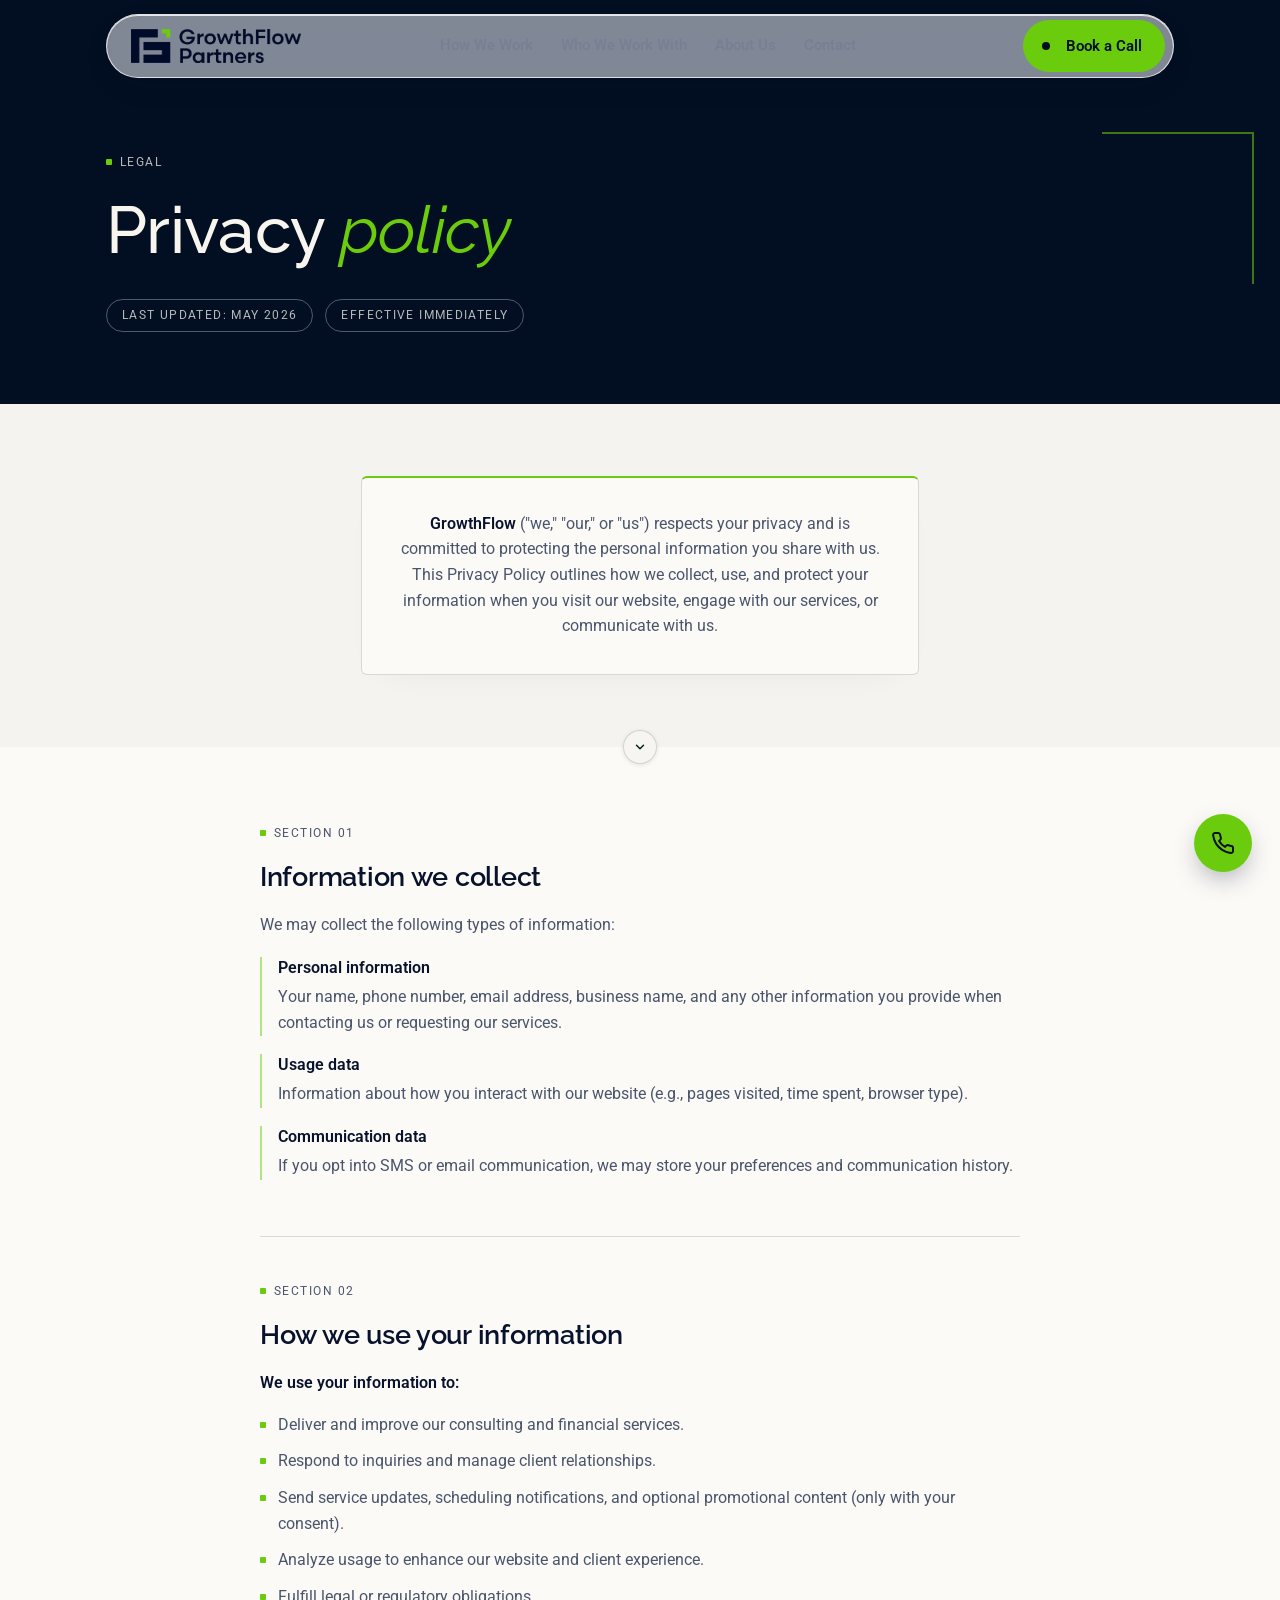
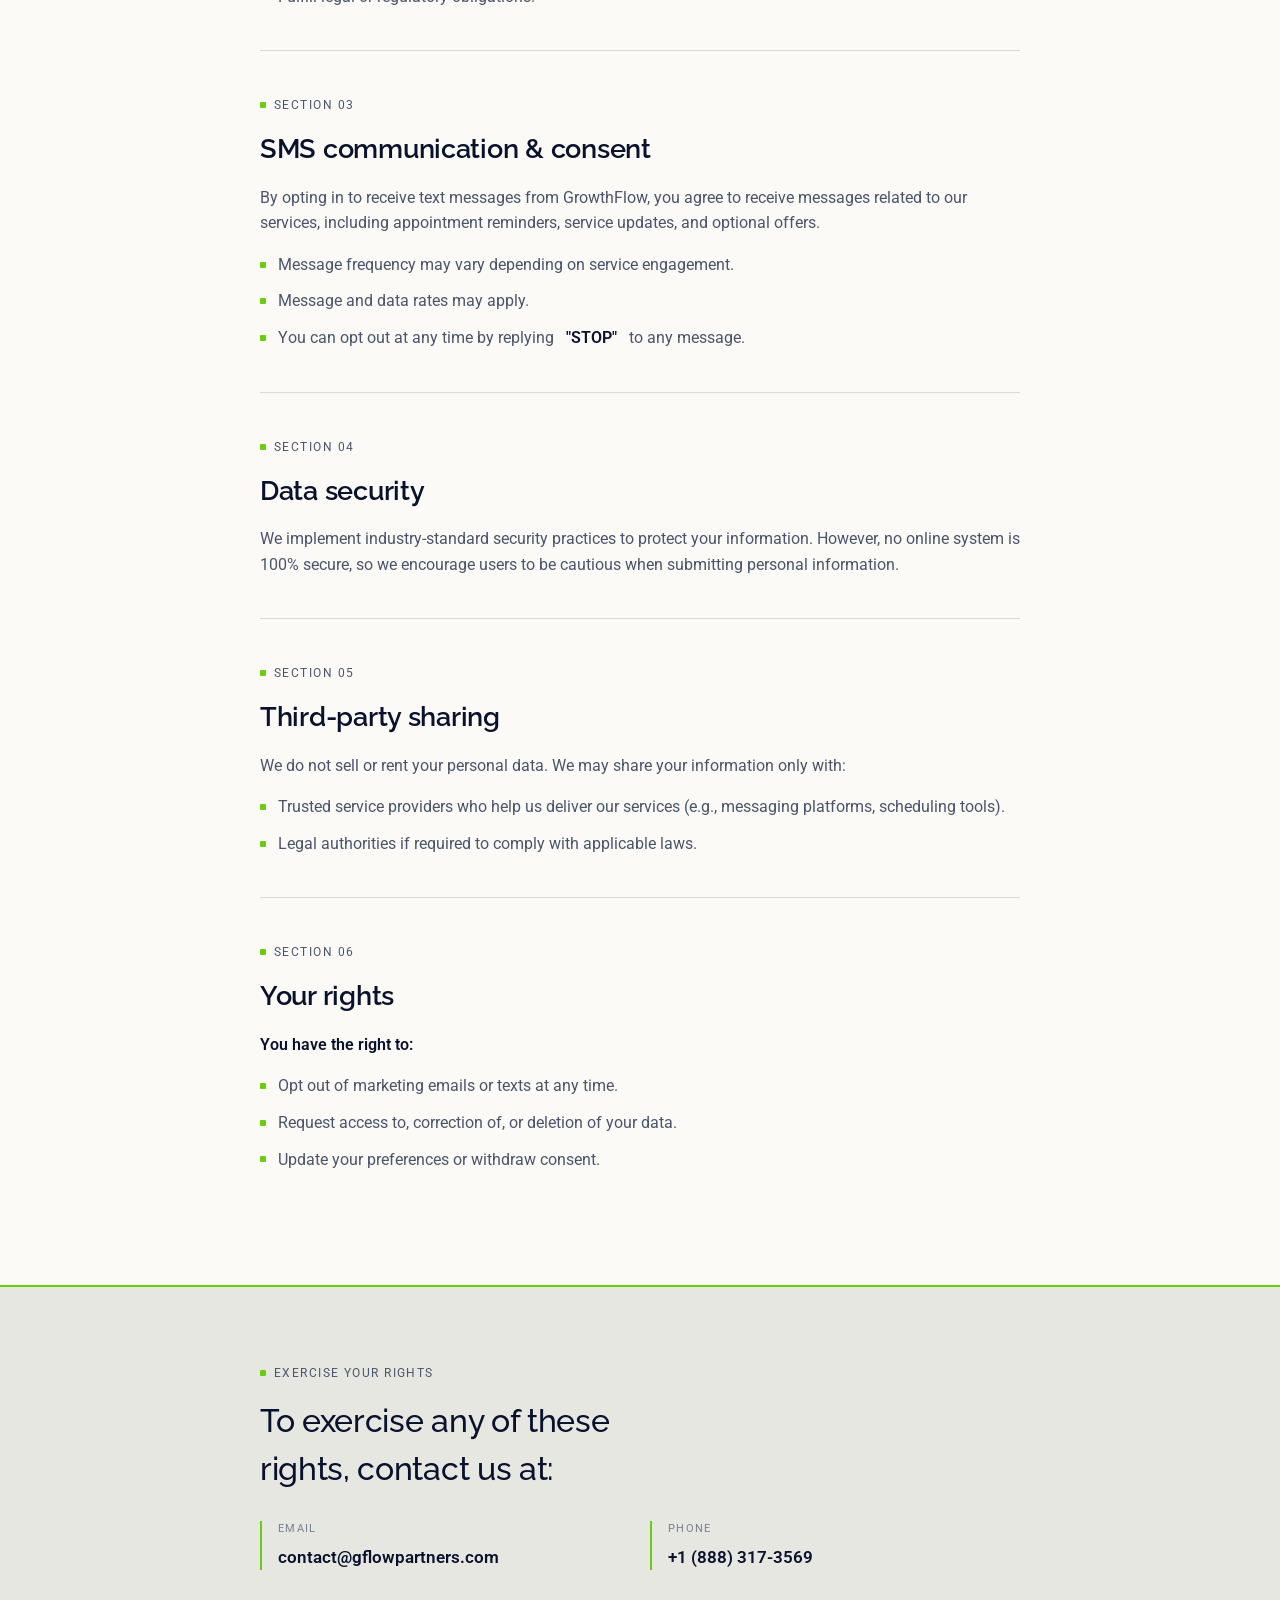
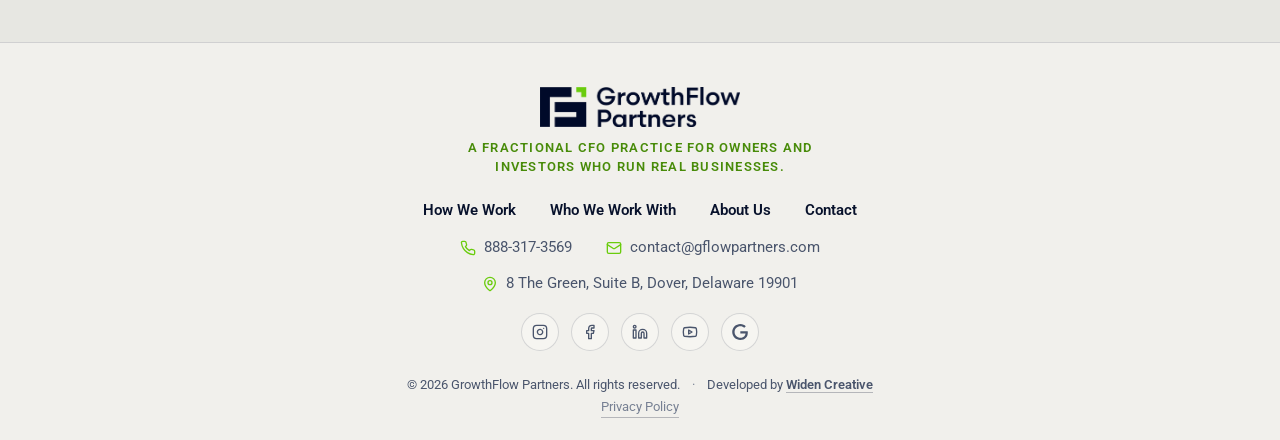
<file: privacy.html>
<!doctype html>
<html lang="en">
<head>
  <meta charset="utf-8">
  <meta name="viewport" content="width=device-width, initial-scale=1">
  <title>Privacy Policy — GrowthFlow Partners</title>
  <meta name="description" content="How GrowthFlow Partners collects, uses, and protects the personal information you share with us.">
  <link rel="preconnect" href="https://fonts.googleapis.com">
  <link rel="preconnect" href="https://fonts.gstatic.com" crossorigin>
  <link href="https://fonts.googleapis.com/css2?family=Raleway:ital,wght@0,400;0,500;0,600;0,700;0,800;1,400;1,500;1,600&family=Roboto:wght@400;500;700&display=swap" rel="stylesheet">
  <link rel="stylesheet" href="assets/lenis.css">
  <link rel="stylesheet" href="assets/styles.css">
</head>
<body>
<header class="site">
  <div class="wrap">
   <div class="header-pill">
    <a href="index.html" class="logo">
      <img class="logo-img" src="assets/logo.png" alt="GrowthFlow Partners" />
    </a>
    <nav class="primary" aria-label="Primary">
      <a href="index.html#how-we-work">How We Work</a>
      <a href="index.html#who-we-work-with">Who We Work With</a>
      <a href="index.html#about-sam">About Us</a>
      <a href="#footer">Contact</a>
    </nav>
    <div class="header-actions">
      <a class="btn btn-primary" href="index.html#contact"><span class="btn-label">Book a Call</span><span class="btn-hover" aria-hidden="true"><span>Book a Call</span><svg viewBox="0 0 24 24" fill="none" stroke="currentColor" stroke-width="2" stroke-linecap="round" stroke-linejoin="round" aria-hidden="true"><path d="M5 12h14"/><path d="m12 5 7 7-7 7"/></svg></span><span class="btn-dot" aria-hidden="true"></span></a>
      <button class="menu-btn" id="menuBtn" aria-expanded="false" aria-controls="mobileNav" aria-label="Abrir menu">
        <span></span>
      </button>
    </div>
   </div>
   <nav class="mobile-nav" id="mobileNav" aria-label="Mobile">
    <a href="index.html#how-we-work">How We Work</a>
    <a href="index.html#who-we-work-with">Who We Work With</a>
    <a href="index.html#about-sam">About Us</a>
    <a href="#footer">Contact</a>
    <a class="mobile-nav-cta" href="index.html#contact">Book a CFO Strategy Call</a>
  </nav>
  </div>
</header>

<main id="top">

  <!-- ABERTURA -->
  <section class="legal-hero">
    <div class="wrap">
      <div class="eyebrow">Legal</div>
      <h1>Privacy <em>policy</em></h1>
      <div class="legal-meta">
        <span>Last updated: May 2026</span>
        <span>Effective immediately</span>
      </div>
    </div>
  </section>

  <!-- INTRO -->
  <section class="legal-intro">
    <div class="wrap">
      <p class="legal-intro-card reveal">
        <strong>GrowthFlow</strong> ("we," "our," or "us") respects your privacy and is committed to protecting the personal information you share with us. This Privacy Policy outlines how we collect, use, and protect your information when you visit our website, engage with our services, or communicate with us.
      </p>
    </div>
  </section>

  <!-- CORPO -->
  <section class="legal-body">
    <a class="section-arrow" href="#footer" aria-label="Scroll to next section"><svg viewBox="0 0 24 24" fill="none" stroke="currentColor" stroke-width="2.5" stroke-linecap="round" stroke-linejoin="round" aria-hidden="true"><path d="m6 9 6 6 6-6"/></svg></a>
    <div class="wrap">
      <div class="legal-doc">

        <article class="legal-block reveal">
          <div class="eyebrow">Section 01</div>
          <h2>Information we collect</h2>
          <p>We may collect the following types of information:</p>
          <dl class="legal-defs">
            <div>
              <dt>Personal information</dt>
              <dd>Your name, phone number, email address, business name, and any other information you provide when contacting us or requesting our services.</dd>
            </div>
            <div>
              <dt>Usage data</dt>
              <dd>Information about how you interact with our website (e.g., pages visited, time spent, browser type).</dd>
            </div>
            <div>
              <dt>Communication data</dt>
              <dd>If you opt into SMS or email communication, we may store your preferences and communication history.</dd>
            </div>
          </dl>
        </article>

        <article class="legal-block reveal">
          <div class="eyebrow">Section 02</div>
          <h2>How we use your information</h2>
          <p class="legal-lead">We use your information to:</p>
          <ul class="legal-list">
            <li>Deliver and improve our consulting and financial services.</li>
            <li>Respond to inquiries and manage client relationships.</li>
            <li>Send service updates, scheduling notifications, and optional promotional content (only with your consent).</li>
            <li>Analyze usage to enhance our website and client experience.</li>
            <li>Fulfill legal or regulatory obligations.</li>
          </ul>
        </article>

        <article class="legal-block reveal">
          <div class="eyebrow">Section 03</div>
          <h2>SMS communication &amp; consent</h2>
          <p>By opting in to receive text messages from GrowthFlow, you agree to receive messages related to our services, including appointment reminders, service updates, and optional offers.</p>
          <ul class="legal-list">
            <li>Message frequency may vary depending on service engagement.</li>
            <li>Message and data rates may apply.</li>
            <li>You can opt out at any time by replying <strong>"STOP"</strong> to any message.</li>
          </ul>
        </article>

        <article class="legal-block reveal">
          <div class="eyebrow">Section 04</div>
          <h2>Data security</h2>
          <p>We implement industry-standard security practices to protect your information. However, no online system is 100% secure, so we encourage users to be cautious when submitting personal information.</p>
        </article>

        <article class="legal-block reveal">
          <div class="eyebrow">Section 05</div>
          <h2>Third-party sharing</h2>
          <p>We do not sell or rent your personal data. We may share your information only with:</p>
          <ul class="legal-list">
            <li>Trusted service providers who help us deliver our services (e.g., messaging platforms, scheduling tools).</li>
            <li>Legal authorities if required to comply with applicable laws.</li>
          </ul>
        </article>

        <article class="legal-block reveal">
          <div class="eyebrow">Section 06</div>
          <h2>Your rights</h2>
          <p class="legal-lead">You have the right to:</p>
          <ul class="legal-list">
            <li>Opt out of marketing emails or texts at any time.</li>
            <li>Request access to, correction of, or deletion of your data.</li>
            <li>Update your preferences or withdraw consent.</li>
          </ul>
        </article>

      </div>
    </div>
  </section>

  <!-- EXERCER DIREITOS -->
  <section class="legal-contact">
    <div class="wrap">
      <div class="legal-contact-inner reveal">
        <div class="eyebrow">Exercise your rights</div>
        <h2>To exercise any of these rights, contact us at:</h2>
        <div class="legal-contact-grid">
          <div class="legal-contact-item">
            <div class="legal-label">Email</div>
            <a href="mailto:contact@gflowpartners.com">contact@gflowpartners.com</a>
          </div>
          <div class="legal-contact-item">
            <div class="legal-label">Phone</div>
            <a href="tel:+18883173569">+1 (888) 317-3569</a>
          </div>
        </div>
      </div>
    </div>
  </section>
</main>

<footer class="site" id="footer">
  <div class="wrap footer-inner">
    <a href="index.html" class="logo footer-logo">
      <img class="logo-img" src="assets/logo.png" alt="GrowthFlow Partners" />
    </a>
    <p class="footer-tagline">A fractional CFO practice for owners and investors who run real businesses.</p>
    <nav class="footer-nav" aria-label="Footer">
      <a href="index.html#how-we-work">How We Work</a>
      <a href="index.html#who-we-work-with">Who We Work With</a>
      <a href="index.html#about-sam">About Us</a>
      <a href="index.html#contact">Contact</a>
    </nav>
    <div class="footer-contact">
      <a href="tel:+18883173569"><svg viewBox="0 0 24 24" fill="none" stroke="currentColor" stroke-width="2" stroke-linecap="round" stroke-linejoin="round" aria-hidden="true"><path d="M22 16.92v3a2 2 0 0 1-2.18 2 19.79 19.79 0 0 1-8.63-3.07 19.5 19.5 0 0 1-6-6 19.79 19.79 0 0 1-3.07-8.67A2 2 0 0 1 4.11 2h3a2 2 0 0 1 2 1.72c.127.96.361 1.903.7 2.81a2 2 0 0 1-.45 2.11L8.09 9.91a16 16 0 0 0 6 6l1.27-1.27a2 2 0 0 1 2.11-.45c.907.339 1.85.573 2.81.7A2 2 0 0 1 22 16.92z"/></svg>888-317-3569</a>
      <a href="mailto:contact@gflowpartners.com"><svg viewBox="0 0 24 24" fill="none" stroke="currentColor" stroke-width="2" stroke-linecap="round" stroke-linejoin="round" aria-hidden="true"><rect width="20" height="16" x="2" y="4" rx="2"/><path d="m22 7-8.97 5.7a1.94 1.94 0 0 1-2.06 0L2 7"/></svg>contact@gflowpartners.com</a>
    </div>
    <p class="footer-address"><svg viewBox="0 0 24 24" fill="none" stroke="currentColor" stroke-width="2" stroke-linecap="round" stroke-linejoin="round" aria-hidden="true"><path d="M20 10c0 4.993-5.539 10.193-7.399 11.799a1 1 0 0 1-1.202 0C9.539 20.193 4 14.993 4 10a8 8 0 0 1 16 0"/><circle cx="12" cy="10" r="3"/></svg>8 The Green, Suite B, Dover, Delaware 19901</p>
    <div class="footer-social">
      <a href="https://www.instagram.com/gflowpartners/" aria-label="Instagram" target="_blank" rel="noopener"><svg viewBox="0 0 24 24" fill="none" stroke="currentColor" stroke-width="2" stroke-linecap="round" stroke-linejoin="round" aria-hidden="true"><rect width="20" height="20" x="2" y="2" rx="5" ry="5"/><path d="M16 11.37A4 4 0 1 1 12.63 8 4 4 0 0 1 16 11.37z"/><line x1="17.5" x2="17.51" y1="6.5" y2="6.5"/></svg></a>
      <a href="https://www.facebook.com/gflowpartners" aria-label="Facebook" target="_blank" rel="noopener"><svg viewBox="0 0 24 24" fill="none" stroke="currentColor" stroke-width="2" stroke-linecap="round" stroke-linejoin="round" aria-hidden="true"><path d="M18 2h-3a5 5 0 0 0-5 5v3H7v4h3v8h4v-8h3l1-4h-4V7a1 1 0 0 1 1-1h3z"/></svg></a>
      <a href="https://www.linkedin.com/company/gflowpartners/posts/?feedView=all" aria-label="LinkedIn" target="_blank" rel="noopener"><svg viewBox="0 0 24 24" fill="none" stroke="currentColor" stroke-width="2" stroke-linecap="round" stroke-linejoin="round" aria-hidden="true"><path d="M16 8a6 6 0 0 1 6 6v7h-4v-7a2 2 0 0 0-2-2 2 2 0 0 0-2 2v7h-4v-7a6 6 0 0 1 6-6z"/><rect width="4" height="12" x="2" y="9"/><circle cx="4" cy="4" r="2"/></svg></a>
      <a href="https://www.youtube.com/@hexacafefc" aria-label="YouTube" target="_blank" rel="noopener"><svg viewBox="0 0 24 24" fill="none" stroke="currentColor" stroke-width="2" stroke-linecap="round" stroke-linejoin="round" aria-hidden="true"><path d="M2.5 17a24.12 24.12 0 0 1 0-10 2 2 0 0 1 1.4-1.4 49.56 49.56 0 0 1 16.2 0A2 2 0 0 1 21.5 7a24.12 24.12 0 0 1 0 10 2 2 0 0 1-1.4 1.4 49.55 49.55 0 0 1-16.2 0A2 2 0 0 1 2.5 17"/><path d="m10 15 5-3-5-3z"/></svg></a>
      <a href="https://share.google/BRw43Sa09O4zFNmpF" aria-label="Google Business Profile" target="_blank" rel="noopener"><svg viewBox="0 0 24 24" fill="currentColor" aria-hidden="true"><path d="M12.48 10.92v3.28h7.84c-.24 1.84-.853 3.187-1.787 4.133-1.147 1.147-2.933 2.4-6.053 2.4-4.827 0-8.6-3.893-8.6-8.72s3.773-8.72 8.6-8.72c2.6 0 4.507 1.027 5.907 2.347l2.307-2.307C18.747 1.44 16.133 0 12.48 0 5.867 0 .307 5.387.307 12s5.56 12 12.173 12c3.573 0 6.267-1.173 8.373-3.36 2.16-2.16 2.84-5.213 2.84-7.667 0-.76-.053-1.467-.173-2.053H12.48z"/></svg></a>
    </div>
  </div>
  <div class="footer-bottom">
    <div class="wrap">
      <div class="footer-legal">
        <p>© 2026 GrowthFlow Partners. All rights reserved.</p>
        <p class="footer-credit">Developed by <a href="https://widencreative.com/" target="_blank" rel="noopener">Widen Creative</a></p>
      </div>
      <a href="privacy.html" aria-current="page">Privacy Policy</a>
    </div>
  </div>
</footer>
<a class="call-fab" href="tel:+18883173569" aria-label="Call GrowthFlow Partners: 888-317-3569"><svg viewBox="0 0 24 24" fill="none" stroke="currentColor" stroke-width="2" stroke-linecap="round" stroke-linejoin="round" aria-hidden="true"><path d="M22 16.92v3a2 2 0 0 1-2.18 2 19.79 19.79 0 0 1-8.63-3.07 19.5 19.5 0 0 1-6-6 19.79 19.79 0 0 1-3.07-8.67A2 2 0 0 1 4.11 2h3a2 2 0 0 1 2 1.72c.127.96.361 1.903.7 2.81a2 2 0 0 1-.45 2.11L8.09 9.91a16 16 0 0 0 6 6l1.27-1.27a2 2 0 0 1 2.11-.45c.907.339 1.85.573 2.81.7A2 2 0 0 1 22 16.92z"/></svg></a>

<script src="assets/lenis.min.js" defer></script>
<script src="assets/app.js" defer></script>
</body>
</html>
</file>
<file: assets/lenis.css>
html.lenis,html.lenis body{height:auto}.lenis:not(.lenis-autoToggle).lenis-stopped{overflow:clip}.lenis [data-lenis-prevent],.lenis [data-lenis-prevent-wheel],.lenis [data-lenis-prevent-touch]{overscroll-behavior:contain}.lenis.lenis-smooth iframe{pointer-events:none}.lenis.lenis-autoToggle{transition-property:overflow;transition-duration:1ms;transition-behavior:allow-discrete}
</file>
<file: assets/styles.css>
/* GrowthFlow Partners — tema claro; hero, header, footer e painéis escuros são faixas fixas (--panel-*) */
:root{
  --paper: oklch(98.5% .004 95);
  --paper-raised: oklch(97% .006 95);
  --ink: oklch(19% .055 265);
  --ink-soft: oklch(45% .04 265);
  --ink-faint: oklch(60% .03 265);
  --signal: #6ACC0D;
  --signal-ink: oklch(24% .07 132);
  --deep: oklch(22% .05 165);
  --deep-2: oklch(16% .045 165);
  --line: oklch(19% .055 265 / 14%);
  --line-strong: oklch(19% .055 265 / 26%);
  --shadow: oklch(19% .055 265 / 10%);

  --panel-ink: oklch(17% .045 255);
  --panel-paper: oklch(97% .01 95);
  --panel-ink-soft: oklch(45% .04 265);
  --panel-ink-faint: oklch(60% .03 265);
  --panel-line: oklch(19% .055 265 / 14%);
  --panel-line-strong: oklch(19% .055 265 / 26%);

  --font-display: "Raleway", ui-sans-serif, system-ui, sans-serif;
  --font-body: "Roboto", ui-sans-serif, system-ui, sans-serif;
  --font-mono: "Roboto", ui-sans-serif, system-ui, sans-serif;

  --radius: 3px;
  --radius-lg: 6px;
  --content-w: 1180px;
}

*{box-sizing:border-box}
html{scroll-behavior:smooth}
html.lenis, html.lenis body{ scroll-behavior:auto; }
@media (prefers-reduced-motion: reduce){ html{scroll-behavior:auto} }

body{
  margin:0;
  background:var(--paper);
  color:var(--ink);
  font-family:var(--font-body);
  font-size:16px;
  line-height:1.5;
  -webkit-font-smoothing:antialiased;
  overflow-x:hidden;
}

img{max-width:100%;display:block}
a{color:inherit}
ul{margin:0;padding:0;list-style:none}
p{margin:0}
h1,h2,h3,h4{margin:0;font-family:var(--font-display);font-weight:600;text-wrap:balance;letter-spacing:-0.01em}

a:focus-visible, button:focus-visible, [tabindex]:focus-visible{
  outline:2px solid var(--signal);
  outline-offset:3px;
  border-radius:2px;
}

.wrap{
  max-width:var(--content-w);
  margin:0 auto;
  padding-left:clamp(20px,5vw,56px);
  padding-right:clamp(20px,5vw,56px);
}

.eyebrow{
  font-family:var(--font-mono);
  font-size:12px;
  letter-spacing:.12em;
  text-transform:uppercase;
  color:var(--ink-soft);
  display:inline-flex;
  align-items:center;
  gap:8px;
}
.eyebrow::before{
  content:"";
  width:6px;height:6px;
  background:var(--signal);
  border-radius:1px;
  flex:none;
}

.section-index{
  font-family:var(--font-mono);
  font-size:13px;
  color:var(--ink-faint);
  letter-spacing:.04em;
}

/* buttons */
@keyframes btn-pulse{
  0%{ box-shadow:0 0 0 0 color-mix(in oklch, var(--btn-sheen, var(--signal)) 55%, transparent); }
  70%{ box-shadow:0 0 0 12px color-mix(in oklch, var(--btn-sheen, var(--signal)) 0%, transparent); }
  100%{ box-shadow:0 0 0 0 color-mix(in oklch, var(--btn-sheen, var(--signal)) 0%, transparent); }
}
/* Botão com hover interativo (porte de InteractiveHoverButton) */
.btn{
  --btn-bg: var(--paper);
  --btn-fg: var(--ink);
  --btn-border: var(--ink);
  --btn-dot: var(--ink);
  --btn-hover-fg: var(--paper);
  position:relative;
  display:inline-flex;
  align-items:center;
  justify-content:center;
  overflow:hidden;
  cursor:pointer;
  font-family:var(--font-body);
  font-weight:600;
  font-size:15px;
  padding:14px 26px 14px 38px;
  border-radius:999px;
  text-decoration:none;
  border:1px solid var(--btn-border);
  background:var(--btn-bg);
  color:var(--btn-fg);
  white-space:nowrap;
  transition:color .3s ease, border-color .3s ease;
}
.btn-ghost{
  --btn-bg: transparent;
  --btn-border: var(--line-strong);
  --btn-dot: var(--signal);
  --btn-hover-fg: var(--signal-ink);
}
.btn-label{
  display:inline-block;
  transform:translateX(4px);
  transition:all .3s ease;
}
.btn-hover{
  position:absolute; top:0; left:0; z-index:10;
  width:100%; height:100%;
  display:flex; align-items:center; justify-content:center; gap:8px;
  color:var(--btn-hover-fg);
  opacity:0;
  transform:translateX(48px);
  transition:all .3s ease;
}
.btn-hover svg{ width:18px; height:18px; flex:none; }
.btn-dot{
  position:absolute;
  left:18px; top:calc(50% - 4px);
  width:8px; height:8px;
  border-radius:8px;
  background:var(--btn-dot);
  transform:scale(1);
  transition:all .3s ease;
}
.btn:hover .btn-label, .btn:focus-visible .btn-label{ transform:translateX(48px); opacity:0; }
.btn:hover .btn-hover, .btn:focus-visible .btn-hover{ transform:translateX(-4px); opacity:1; }
.btn:hover .btn-dot, .btn:focus-visible .btn-dot{
  left:0; top:0; width:100%; height:100%;
  transform:scale(1.8);
}
.btn-ghost:hover, .btn-ghost:focus-visible{ border-color:var(--signal); }


/* ---------- Header ---------- */
header.site{
  position:fixed; top:14px; left:0; right:0; z-index:50;
  pointer-events:none;
}
/* Cabeçalho em formato cápsula, com efeito glass */
.header-pill{
  pointer-events:auto;
  display:grid; grid-template-columns:1fr auto 1fr; align-items:center;
  gap:clamp(20px,4vw,48px);
  height:64px;
  padding:0 8px 0 24px;
  border-radius:999px;
  background:color-mix(in oklch, white 50%, transparent);
  -webkit-backdrop-filter:blur(18px) saturate(1.6);
  backdrop-filter:blur(18px) saturate(1.6);
  border:1px solid color-mix(in oklch, white 75%, transparent);
  box-shadow:
    0 10px 30px -10px oklch(19% .055 265 / 22%),
    inset 0 1px 0 color-mix(in oklch, white 80%, transparent);
}
/* Header is a fixed "letterhead": always paper-and-ink, regardless of the
   page theme, so the brand mark's colors always hold. */
header.site{
  --paper: var(--panel-paper);
  --paper-raised: color-mix(in oklch, var(--panel-paper) 96%, black 4%);
  --ink: var(--panel-ink);
  --ink-soft: var(--panel-ink-soft);
  --ink-faint: var(--panel-ink-faint);
  --line: var(--panel-line);
  --line-strong: var(--panel-line-strong);
}

.logo{
  text-decoration:none;
  display:flex; align-items:center;
  flex:none;
}
.logo-img{
  height:34px; width:auto; max-width:none; flex:none; display:block;
}
nav.primary{
  display:flex; align-items:center; justify-content:center; gap:28px;
}
nav.primary a{
  text-decoration:none;
  font-size:14.5px;
  font-weight:600;
  color:var(--ink-faint);
  transition:color .2s ease, transform .35s cubic-bezier(.34,1.8,.5,1);
  position:relative;
}
nav.primary a:hover, nav.primary a.is-active{ color:var(--ink); }
nav.primary a:hover, nav.primary a:focus-visible{ transform:translateY(-4px); }
nav.primary a::after{
  content:"";
  position:absolute; left:0; right:0; bottom:-4px;
  height:1px; background:var(--signal);
  transform:scaleX(0); transform-origin:left;
  transition:transform .25s ease;
}
nav.primary a:hover::after{ transform:scaleX(1); }
.header-actions{ display:flex; align-items:center; gap:10px; justify-self:end; }
.header-pill .logo{ justify-self:start; }
.header-actions .btn-primary,
.hero .btn-primary{
  --btn-bg: var(--signal);
  --btn-fg: var(--panel-ink);
  --btn-border: var(--signal);
  --btn-dot: var(--panel-ink);
  --btn-hover-fg: var(--panel-paper);
}
.menu-btn{
  display:none;
  background:none;border:1px solid var(--line-strong);border-radius:var(--radius);
  width:40px;height:40px;
  align-items:center;justify-content:center;
  cursor:pointer;
}
.menu-btn span, .menu-btn span::before, .menu-btn span::after{
  content:""; display:block; width:16px; height:1.5px; background:var(--ink);
  position:relative; transition:transform .25s ease, opacity .25s ease;
}
.menu-btn span::before{ position:absolute; top:-5px; }
.menu-btn span::after{ position:absolute; top:5px; }
.mobile-nav{
  pointer-events:auto;
  display:none;
  flex-direction:column;
  margin-top:8px;
  overflow:hidden;
  border-radius:28px;
  background:color-mix(in oklch, white 92%, transparent);
  -webkit-backdrop-filter:blur(18px) saturate(1.6);
  backdrop-filter:blur(18px) saturate(1.6);
  border:1px solid color-mix(in oklch, white 75%, transparent);
  box-shadow:0 10px 30px -10px oklch(19% .055 265 / 22%);
}
.mobile-nav.open{ display:flex; }
.mobile-nav a{
  padding:16px 24px;
  text-decoration:none;
  color:var(--ink);
  font-weight:600;
  border-top:1px solid var(--line);
  font-size:15px;
}
/* CTA do menu: so aparece quando o botao sai do cabecalho */
.mobile-nav .mobile-nav-cta{
  display:none;
  text-align:center;
  background:var(--signal);
  color:var(--panel-ink);
}

@media (max-width:860px){
  .header-pill{ display:flex; justify-content:space-between; }
  nav.primary{ display:none; }
  .menu-btn{ display:flex; }
  .header-actions .btn-primary{ padding:10px 14px 10px 30px; font-size:14px; }
  .header-actions .btn-dot{ left:12px; top:calc(50% - 4px); }
}
/* Abaixo disso a capsula nao comporta logo + CTA + menu sem esmagar a logo,
   entao o CTA migra para dentro do menu. */
@media (max-width:600px){
  .header-pill{ padding:0 10px 0 16px; gap:12px; }
  .logo-img{ height:30px; }
  .header-actions .btn-primary{ display:none; }
  .mobile-nav .mobile-nav-cta{ display:block; }
}

/* ---------- Hero ---------- */
/* Hero claro: foto do Sam a direita, texto a esquerda e o formulario de lead
   por cima da foto. O card e translucido (blur) para o retrato nao sumir. */
.hero{
  position:relative;
  padding-top:calc(clamp(56px,9vw,96px) + 76px);
  padding-bottom:0;
  overflow:hidden;
  background:oklch(96.5% .004 95);
}
.hero-inner{ position:relative; z-index:2; }

/* Texto e formulario lado a lado; a strip continua em largura cheia abaixo. */
.hero-main{
  display:grid;
  grid-template-columns:minmax(0,1fr) clamp(350px,30vw,400px);
  gap:clamp(32px,4vw,60px);
  align-items:start;
}
.hero-copy{ position:relative; max-width:46rem; }
/* scroll-margin: compensa o cabecalho fixo nos links #contact.
   margin-top negativo: sobe o card acima da linha do titulo, sem encostar
   no header fixo (~76px). Zerado quando empilha, abaixo de 1024px. */
.hero-form{
  position:relative;
  scroll-margin-top:96px;
  margin-top:clamp(-64px,-4.5vw,-44px);
}

@media (max-width:1024px){
  .hero-main{ grid-template-columns:1fr; gap:clamp(28px,5vw,40px); }
  .hero-copy{ max-width:44rem; }
  .hero-form{ max-width:560px; margin-top:0; }
}

.hero-badge{
  margin-bottom:22px;
}
.hero h1{
  /* Teto 54px (era 58): a 58px a linha "Fractional CFO services" pedia 622px
     e a coluna tem 590px em telas largas, ganhando uma 4a linha orfa. */
  font-size:clamp(36px,4.4vw,54px);
  line-height:1.05;
  font-weight:500;
  max-width:24ch;
}
.hero h1 .muted{
  color:var(--ink-faint);
  font-style:italic;
  font-weight:400;
  position:relative;
}
.hero h1 .bold-part{
  position:relative;
  display:inline;
}
.hero h1 .bold-part::after{
  content:"";
  position:absolute; left:-2px; right:-4px; bottom:.06em; height:.32em;
  background:color-mix(in oklch, var(--signal) 55%, transparent);
  z-index:-1;
  transform:scaleX(0); transform-origin:left;
  animation:underline-sweep 1.1s .5s cubic-bezier(.65,0,.35,1) forwards;
}
@media (prefers-reduced-motion:reduce){ .hero h1 .bold-part::after{ animation:none; transform:scaleX(1); } }
@keyframes underline-sweep{ to{ transform:scaleX(1); } }

.hero-lede{
  margin-top:22px;
  font-size:17px;
  line-height:1.6;
  color:var(--ink-soft);
  max-width:48ch;
}

/* So no desktop de duas colunas, abaixo da lede. No mobile o hero termina
   no formulario, entao o botao fica fora. */
.hero-ctas{ display:none; }
@media (min-width:1025px){
  .hero-ctas{ margin-top:30px; display:flex; gap:16px; flex-wrap:wrap; }
}
.hero-strip{
  margin-top:clamp(36px,5vw,60px);
  border-top:1px solid var(--line);
  display:grid;
  grid-template-columns:repeat(3,1fr);
}
.hero-strip-item{
  padding:24px clamp(0px,2vw,20px) 30px;
  border-right:1px solid var(--line);
}
.hero-strip-item:last-child{ border-right:none; }
.hero-strip-item .eyebrow{ margin-bottom:10px; font-size:11px; }
.hero-strip-item p{ font-size:15px; color:var(--ink); font-weight:500; max-width:26ch; }

@media (max-width:900px){
  .hero-strip{ grid-template-columns:1fr; }
  .hero-strip-item{ border-right:none; border-bottom:1px solid var(--line); }
  .hero-strip-item:last-child{ border-bottom:none; }
}

/* ---------- Generic section rhythm ---------- */
section{ padding:clamp(40px,6vw,72px) 0; border-top:1px solid var(--line); }
.section-head{
  display:grid; grid-template-columns:1fr 1fr; align-items:baseline; gap:24px;
  margin-bottom:clamp(24px,3.5vw,40px);
}
.section-head h2{ grid-column:2; }
@media (max-width:820px){
  .section-head{ grid-template-columns:1fr; gap:14px; }
  .section-head h2{ grid-column:1; }
}
.section-head .eyebrow{ margin-bottom:14px; display:flex; }
.section-head h2{ font-size:clamp(26px,3.4vw,42px); font-weight:500; max-width:20ch; }
.section-tag{ display:flex; flex-direction:column; }
.section-head .tag-label{ font-size:15px; font-weight:600; letter-spacing:.1em; color:var(--ink); gap:10px; }
.section-head .tag-label::before{ width:8px; height:8px; }

.reveal{ opacity:0; transform:translateY(18px); transition:opacity .7s cubic-bezier(.2,.7,.2,1), transform .7s cubic-bezier(.2,.7,.2,1); }
.reveal.in{ opacity:1; transform:translateY(0); }

/* ---------- Problem ---------- */
.problem-grid{
  display:grid;
  grid-template-columns:1.05fr .95fr;
  gap:clamp(32px,4.5vw,64px);
}
.pain-list{ display:grid; grid-auto-rows:1fr; }
.pain-item{
  display:flex; align-items:center; gap:12px; padding:20px 0; border-top:1px solid var(--line);
}
.pain-item:last-child{ border-bottom:1px solid var(--line); }
.pain-item::before{ content:""; width:6px; height:6px; background:var(--signal); border-radius:1px; flex:none; }
.pain-item p{ font-size:15px; }

.questions-panel{
  background:var(--panel-ink);
  color:var(--panel-paper);
  border-radius:var(--radius-lg);
  padding:clamp(24px,3vw,36px);
  display:flex; flex-direction:column;
}
.questions-panel h3{ font-size:22px; color:var(--panel-paper); font-weight:500; }
.questions-list{ margin-top:26px; display:grid; grid-auto-rows:1fr; flex:1; }
.questions-list li{
  padding:15px 0; border-top:1px solid color-mix(in oklch, var(--panel-paper) 16%, transparent);
  font-size:15px; display:flex; align-items:center; gap:12px;
}
.questions-list li::before{ content:""; width:6px; height:6px; background:var(--signal); border-radius:1px; flex:none; }

@media (max-width:820px){ .problem-grid{ grid-template-columns:1fr; } }

/* ---------- Difference ---------- */
.difference-grid{
  display:grid; grid-template-columns:1fr 1fr; gap:clamp(16px,2vw,28px);
}
.diff-card{
  position:relative;
  background:var(--paper-raised); padding:clamp(28px,4vw,44px);
  border:1px solid var(--line-strong);
  border-radius:var(--radius-lg);
  box-shadow:0 1px 2px var(--shadow), 0 12px 28px -18px oklch(19% .055 265 / 25%);
  transition:transform .4s cubic-bezier(.2,.7,.2,1), box-shadow .4s ease, filter .4s ease, opacity .4s ease, border-radius .4s ease;
}
.diff-card.is-leadership{ background:var(--signal); color:var(--panel-ink); border-color:var(--signal); }
/* Hover: o card salta para frente e o resto da seção desfoca */
@media (hover:hover){
  .diff-card:hover{
    z-index:3;
    transform:translateY(-8px) scale(1.04);
    box-shadow:0 0 0 1px var(--line-strong), 0 32px 60px -18px oklch(19% .055 265 / 38%);
  }
  #difference .section-head,
  .difference-grid .diff-card{ transition:filter .4s ease, opacity .4s ease, transform .4s cubic-bezier(.2,.7,.2,1), box-shadow .4s ease, border-radius .4s ease; }
  #difference:has(.diff-card:hover) .section-head,
  .difference-grid:has(.diff-card:hover) .diff-card:not(:hover){
    filter:blur(5px);
    opacity:.55;
  }
}
.diff-card .diff-label{ font-family:var(--font-mono); font-size:12px; letter-spacing:.1em; text-transform:uppercase; color:var(--ink-faint); }
.diff-card.is-leadership .diff-label{ color:color-mix(in oklch, var(--panel-ink) 70%, transparent); }
.diff-card h3{ font-size:26px; margin-top:16px; font-weight:500; font-style:italic; }
.diff-card p{ margin-top:18px; font-size:16px; line-height:1.65; color:var(--ink-soft); max-width:38ch; }
.diff-card.is-leadership p{ color:color-mix(in oklch, var(--panel-ink) 82%, transparent); }
@media (max-width:760px){ .difference-grid{ grid-template-columns:1fr; } }

/* ---------- Who we work with ---------- */
.who-top{
  display:grid; grid-template-columns:1.2fr .8fr; gap:clamp(32px,6vw,80px); align-items:end;
  padding-bottom:clamp(28px,4vw,40px); border-bottom:1px solid var(--line); margin-bottom:clamp(28px,4vw,40px);
}
.who-top p{ font-size:17px; color:var(--ink-soft); line-height:1.65; max-width:46ch; }
.who-top .btn{ margin-top:24px; }
.fit-figure{ font-family:var(--font-mono); text-align:right; }
.fit-figure .num{ font-family:var(--font-display); font-size:clamp(40px,6vw,64px); font-weight:500; line-height:1; color:var(--ink); font-variant-numeric:lining-nums tabular-nums; }
.fit-figure .lbl{ font-size:12px; letter-spacing:.08em; text-transform:uppercase; color:var(--ink-faint); margin-top:8px; display:block; }
.fit-figure .count{ font-variant-numeric:lining-nums tabular-nums; }

.fit-grid{ display:grid; grid-template-columns:repeat(2,1fr); gap:clamp(16px,2vw,28px); }
.fit-item, .bo-item{
  position:relative;
  background:var(--paper-raised);
  border:1px solid var(--line-strong);
  border-radius:var(--radius-lg);
  box-shadow:0 1px 2px var(--shadow), 0 12px 28px -18px oklch(19% .055 265 / 25%);
  transition:transform .4s cubic-bezier(.2,.7,.2,1), box-shadow .4s ease, filter .4s ease, opacity .4s ease;
}
.fit-item{
  padding:28px 30px;
  min-height:250px;
  display:flex; flex-direction:column; justify-content:flex-end;
  overflow:hidden; isolation:isolate;
  color:var(--panel-paper);
  background-color:var(--panel-ink);
  background-size:cover; background-position:center;
  border-color:transparent;
}
.fit-item:nth-child(1){ background-image:url(fit-1.jpg); }
.fit-item:nth-child(2){ background-image:url(fit-2.jpg); }
.fit-item:nth-child(3){ background-image:url(fit-3.jpg); background-position:50% 44%; }
.fit-item:nth-child(4){ background-image:url(fit-4.jpg); }
.fit-item::before{
  content:""; position:absolute; inset:0; z-index:-1;
  background:linear-gradient(180deg,
    color-mix(in oklch, var(--panel-ink) 35%, transparent) 0%,
    color-mix(in oklch, var(--panel-ink) 72%, transparent) 55%,
    color-mix(in oklch, var(--panel-ink) 92%, transparent) 100%);
}
.fit-item .section-index{ color:var(--signal); }
.fit-item p{ color:var(--panel-paper); }
.fit-item .section-index{ display:block; margin-bottom:14px; }
.fit-item p{ font-size:16px; line-height:1.6; max-width:40ch; }
@media (max-width:820px){ .who-top{ grid-template-columns:1fr; align-items:start; } .fit-figure{ text-align:left; } .fit-grid{ grid-template-columns:1fr; } }

/* Hover nos cards: o card salta para frente (sem desfoque) */
@media (hover:hover){
  .bo-item:hover{ transform:scale(1.02); }
  .bo-item:active{ transform:scale(.96); }
  .fit-item:hover{
    z-index:3;
    transform:translateY(-8px) scale(1.04);
    box-shadow:0 0 0 1px var(--ink-faint), 0 32px 60px -18px oklch(19% .055 265 / 38%);
  }
}

/* ---------- What we do (phases) ---------- */
.phases{ display:flex; flex-direction:column; }
.phase{
  display:grid; grid-template-columns:120px 1fr 1fr; gap:32px;
  padding:clamp(28px,4vw,44px) 0; border-top:1px solid var(--line);
}
.phase:last-child{ border-bottom:1px solid var(--line); }
.phase-num{ font-family:var(--font-mono); font-size:14px; color:var(--ink-faint); padding-top:6px; }
.phase-main h3{ font-size:clamp(24px,3vw,32px); font-weight:500; }
.phase-main .phase-sub{ margin-top:10px; font-size:16px; color:var(--ink-soft); font-style:italic; font-family:var(--font-display); }
.phase-body p{ font-size:15.5px; color:var(--ink-soft); line-height:1.65; }
.phase-tags{ margin-top:18px; display:flex; flex-wrap:wrap; gap:8px; }
.phase-tags li{
  font-family:var(--font-mono); font-size:12px; padding:6px 10px; border:1px solid var(--line-strong); border-radius:20px; color:var(--ink-soft);
}

/* Fases: cada linha entra na tela conforme o scroll, com o conteúdo aparecendo em sequência */
.phase.reveal{ transform:translateY(56px); transition-duration:.9s; }
.phase.reveal.in{ transform:translateY(0); }
.phase.reveal .phase-num,
.phase.reveal .phase-main,
.phase.reveal .phase-body{
  opacity:0; transform:translateY(32px);
  transition:opacity .8s cubic-bezier(.2,.7,.2,1), transform .8s cubic-bezier(.2,.7,.2,1);
}
.phase.reveal.in .phase-num,
.phase.reveal.in .phase-main,
.phase.reveal.in .phase-body{ opacity:1; transform:translateY(0); }
.phase.reveal.in .phase-num{ transition-delay:.05s; }
.phase.reveal.in .phase-main{ transition-delay:.2s; }
.phase.reveal.in .phase-body{ transition-delay:.4s; }
.phase.reveal .phase-tags li{ opacity:0; transform:translateY(10px); transition:opacity .5s ease, transform .5s ease; }
.phase.reveal.in .phase-tags li{ opacity:1; transform:none; }
.phase.reveal.in .phase-tags li:nth-child(1){ transition-delay:.65s; }
.phase.reveal.in .phase-tags li:nth-child(2){ transition-delay:.75s; }
.phase.reveal.in .phase-tags li:nth-child(3){ transition-delay:.85s; }
.phase.reveal.in .phase-tags li:nth-child(4){ transition-delay:.95s; }
@media (max-width:900px){ .phase{ grid-template-columns:1fr; gap:14px; } }

/* ---------- Back office ---------- */
.backoffice-grid{ display:grid; grid-template-columns:repeat(4,1fr); gap:clamp(12px,1.6vw,20px); }
/* Card com brilho que segue o mouse (porte do animated-card) */
.bo-item{
  padding:0;
  border:0; border-radius:20px;
  background:var(--line-strong);
  overflow:hidden; isolation:isolate;
  --mx:-999px; --my:-999px;
  transform:translateZ(0);
  transition:transform .3s ease, box-shadow .4s ease;
}
.bo-item::before{
  content:""; position:absolute; inset:1px; z-index:1;
  border-radius:19px;
  background:var(--paper-raised);
}
.bo-glow{
  position:absolute; z-index:0;
  left:var(--mx); top:var(--my);
  width:400px; height:400px;
  border-radius:50%;
  transform:translate(-50%,-50%) scale(1);
  transform-origin:center;
  background:linear-gradient(135deg, #6ACC0D, #C8F56B, #2E8B57, #6ACC0D);
  -webkit-mask-image:radial-gradient(200px circle at center, white, transparent);
  mask-image:radial-gradient(200px circle at center, white, transparent);
  opacity:0;
  transition:transform .5s ease, opacity .3s ease;
  pointer-events:none;
}
.bo-item.is-hover .bo-glow{ opacity:1; transform:translate(-50%,-50%) scale(3); }
.bo-body{ position:relative; z-index:2; padding:30px 26px; }
.bo-item h4{ font-size:17px; font-weight:600; font-family:var(--font-body); }
.bo-item p{ margin-top:10px; font-size:14.5px; color:var(--ink-soft); }
@media (max-width:900px){ .backoffice-grid{ grid-template-columns:repeat(2,1fr); } }
@media (max-width:540px){ .backoffice-grid{ grid-template-columns:1fr; } }

/* ---------- About ---------- */
.about-grid{ display:grid; grid-template-columns:minmax(0,380px) 1fr; align-items:start; gap:clamp(36px,6vw,80px); }
.about-portrait{
  aspect-ratio:9/16; width:100%; max-width:380px; border-radius:var(--radius-lg);
  background:var(--deep);
  position:relative; overflow:hidden;
  display:flex; align-items:flex-end; padding:26px;
}
.about-portrait img{
  position:absolute; inset:0; width:100%; height:100%;
  object-fit:cover; object-position:50% 18%;
}
.about-portrait::before{
  content:"";
  position:absolute; inset:0;
  background:
    linear-gradient(180deg, color-mix(in oklch, var(--deep) 35%, transparent) 0%, transparent 42%, color-mix(in oklch, var(--panel-ink) 92%, transparent) 100%),
    radial-gradient(120% 90% at 82% 4%, color-mix(in oklch, var(--signal) 26%, transparent), transparent 55%);
}
.about-portrait .cap{ position:relative; z-index:1; color:var(--panel-paper); }
.about-portrait .cap .name{ font-family:var(--font-display); font-size:20px; font-weight:500; }
.about-portrait .cap .role{ font-family:var(--font-mono); font-size:12px; margin-top:6px; color:color-mix(in oklch, var(--panel-paper) 70%, transparent); }

/* Vídeo do Sam: a foto vira a capa; o vídeo carrega só ao clicar */
.about-video-el{
  position:absolute; inset:0; width:100%; height:100%;
  object-fit:cover; background:var(--deep);
  z-index:0;
}
.about-video.is-playing .about-video-el{ opacity:1; z-index:2; }
.about-video.is-playing img,
.about-video.is-playing .cap,
.about-video.is-playing .about-video-play{ display:none; }
.about-video::before{ z-index:1; }
.about-video.is-playing::before{ display:none; }
.about-video-play{
  position:absolute; z-index:3; right:22px; bottom:22px;
  width:68px; height:68px;
  border-radius:50%; border:0; cursor:pointer;
  display:flex; align-items:center; justify-content:center;
  background:var(--signal); color:var(--panel-ink);
  box-shadow:0 0 0 0 color-mix(in oklch, var(--signal) 55%, transparent), 0 12px 30px -8px oklch(0% 0 0 / 45%);
  transition:transform .3s cubic-bezier(.34,1.8,.5,1);
  animation:play-pulse 2.2s ease-out infinite;
}
.about-video-play svg{ width:26px; height:26px; margin-left:3px; }
.about-video-play:hover, .about-video-play:focus-visible{ transform:scale(1.1); }
@keyframes play-pulse{
  0%{ box-shadow:0 0 0 0 color-mix(in oklch, var(--signal) 55%, transparent), 0 12px 30px -8px oklch(0% 0 0 / 45%); }
  70%{ box-shadow:0 0 0 22px color-mix(in oklch, var(--signal) 0%, transparent), 0 12px 30px -8px oklch(0% 0 0 / 45%); }
  100%{ box-shadow:0 0 0 0 color-mix(in oklch, var(--signal) 0%, transparent), 0 12px 30px -8px oklch(0% 0 0 / 45%); }
}
.about-copy h2{ font-size:clamp(26px,3.4vw,38px); font-weight:500; margin-bottom:22px; }
.about-copy .about-lede{ font-size:19px; color:var(--ink); line-height:1.5; margin-bottom:20px; }
.about-copy p{ font-size:16px; color:var(--ink-soft); line-height:1.7; }
.about-copy p + p{ margin-top:16px; }
.about-copy .about-lede + p{ margin-top:0; }

.side-by-side{ display:grid; grid-template-columns:1fr 1fr; gap:28px; margin-top:32px; }
.sbs-col .eyebrow{ margin-bottom:14px; }
.sbs-col ul{ display:flex; flex-direction:column; gap:10px; }
.sbs-col li{ font-size:14.5px; padding-bottom:10px; border-bottom:1px solid var(--line); }
.combine-line{ margin-top:26px; font-size:15px; color:var(--ink-soft); font-style:italic; font-family:var(--font-display); }

blockquote.founder-quote{
  margin:34px 0 0; padding:26px 0 0; border-top:1px solid var(--line-strong);
  font-family:var(--font-display); font-style:italic; font-size:19px; line-height:1.55; color:var(--ink);
}
@media (max-width:900px){ .about-grid{ grid-template-columns:1fr; } .about-portrait{ margin:0 auto; } .side-by-side{ grid-template-columns:1fr 1fr; } }

/* ---------- Terms ---------- */
.terms-section{ background:var(--panel-ink); color:var(--panel-paper); }
.terms-section .eyebrow{ color:color-mix(in oklch, var(--panel-paper) 70%, transparent); }
.terms-grid{ display:grid; grid-template-columns:1fr 1fr; gap:clamp(32px,6vw,80px); align-items:start; }
.terms-grid h2{ font-size:clamp(44px,7vw,84px); font-weight:500; line-height:.98; color:var(--panel-paper); }
.terms-grid h2 em{ color:var(--signal); font-style:italic; }
.terms-copy p{ font-size:16.5px; line-height:1.7; color:color-mix(in oklch, var(--panel-paper) 80%, transparent); }
.terms-copy p + p{ margin-top:18px; }
.terms-copy .btn-primary{
  margin-top:28px;
  --btn-bg: var(--signal);
  --btn-fg: var(--signal-ink);
  --btn-border: var(--signal);
  --btn-dot: var(--panel-paper);
  --btn-hover-fg: var(--panel-ink);
}
@media (max-width:820px){ .terms-grid{ grid-template-columns:1fr; } }

/* ---------- Lead form (hero) ---------- */
.lead-form-card{
  text-align:left;
  padding:clamp(22px,2.4vw,30px);
  background:var(--paper);
  border:1px solid var(--line);
  border-radius:var(--radius-lg);
  box-shadow:0 24px 60px -28px var(--shadow);
}
.lf-head{ margin-bottom:clamp(18px,2vw,22px); }
.lf-head .eyebrow{ display:flex; }
.lf-head p{ margin-top:10px; font-size:14.5px; line-height:1.5; color:var(--ink-soft); }
/* Honeypot: fora da tela em vez de display:none, porque parte dos bots
   ignora campos escondidos por display e cairia fora da armadilha. */
.lf-hp{
  position:absolute;
  left:-9999px;
  width:1px; height:1px;
  overflow:hidden;
}
/* auto-fit: 2 colunas no card do hero, 1 quando a coluna fica estreita. */
.lf-grid{
  display:grid;
  grid-template-columns:repeat(auto-fit,minmax(145px,1fr));
  gap:14px clamp(12px,1.4vw,16px);
}
.lf-field{ display:flex; flex-direction:column; gap:7px; min-width:0; }
.lf-field-full{ grid-column:1 / -1; }
.lf-field label{
  font-family:var(--font-mono);
  font-size:11.5px;
  letter-spacing:.1em;
  text-transform:uppercase;
  color:var(--ink-soft);
}
.lead-form input,
.lead-form select{
  width:100%;
  font-family:var(--font-body);
  font-size:15.5px;
  color:var(--ink);
  background:var(--paper-raised);
  border:1px solid var(--line-strong);
  border-radius:var(--radius);
  padding:12px 13px;
  transition:border-color .2s ease, box-shadow .2s ease, background-color .2s ease;
}
.lead-form input::placeholder{ color:var(--ink-faint); }
.lead-form select{
  appearance:none;
  padding-right:38px;
  cursor:pointer;
  background-image:url("data:image/svg+xml,%3Csvg xmlns='http://www.w3.org/2000/svg' viewBox='0 0 24 24' fill='none' stroke='%23707a8c' stroke-width='2' stroke-linecap='round' stroke-linejoin='round'%3E%3Cpath d='m6 9 6 6 6-6'/%3E%3C/svg%3E");
  background-repeat:no-repeat;
  background-position:right 12px center;
  background-size:17px;
}
.lead-form select:invalid{ color:var(--ink-faint); }
.lead-form input:hover,
.lead-form select:hover{ border-color:var(--ink-faint); }
.lead-form input:focus-visible,
.lead-form select:focus-visible{
  outline:none;
  background:var(--paper);
  border-color:var(--signal);
  box-shadow:0 0 0 3px color-mix(in oklch, var(--signal) 28%, transparent);
}
/* So marca erro depois de uma tentativa de envio. */
.lead-form.is-validated input:invalid,
.lead-form.is-validated select:invalid{
  border-color:oklch(58% .19 25);
  box-shadow:0 0 0 3px oklch(58% .19 25 / 16%);
}
.lf-submit{
  margin-top:clamp(18px,2.2vw,24px);
  width:100%;
  /* O .btn vem com white-space:nowrap; este rotulo e longo e seria cortado
     no card estreito, entao aqui ele pode quebrar em duas linhas. */
  white-space:normal;
  line-height:1.3;
  text-align:center;
  padding:13px 22px 13px 34px;
}
/* A camada de hover e absoluta: precisa do mesmo respiro para quebrar igual. */
.lf-submit .btn-hover{ padding:0 20px; }
.lf-submit .btn-hover > span{ min-width:0; }
.lf-success{ text-align:center; padding:clamp(8px,2vw,16px) 0; }
.lf-success svg{
  width:30px; height:30px;
  color:var(--signal);
  margin-bottom:14px;
}
.lf-success h3{ font-size:20px; font-weight:600; }
.lf-success p{ margin:10px auto 0; font-size:15px; max-width:38ch; }
.lf-success a{
  color:var(--ink);
  font-weight:600;
  text-decoration:none;
  border-bottom:1px solid var(--signal);
  transition:color .2s ease;
}
.lf-success a:hover{ color:color-mix(in srgb, var(--signal) 68%, black); }

/* ---------- Footer ---------- */
footer.site{
  position:relative;
  background:oklch(95.5% .006 95);
  border-top:1px solid var(--line);
  padding-top:44px;
  text-align:center;
}
.footer-inner{ display:flex; flex-direction:column; align-items:center; }
.footer-logo{ justify-content:center; }
.footer-logo .logo-img{ height:40px; }
.footer-tagline{
  margin-top:12px; max-width:60ch;
  font-size:12.5px; font-weight:600; letter-spacing:.1em; text-transform:uppercase;
  color:color-mix(in srgb, var(--signal) 68%, black);
}
.footer-nav{ margin-top:22px; display:flex; flex-wrap:wrap; justify-content:center; gap:12px 34px; }
.footer-nav a{ font-size:15px; font-weight:600; color:var(--ink); text-decoration:none; transition:color .2s ease; }
.footer-nav a:hover{ color:color-mix(in srgb, var(--signal) 68%, black); }
.footer-contact{ margin-top:16px; display:flex; flex-wrap:wrap; justify-content:center; gap:10px 34px; }
.footer-contact a{
  display:inline-flex; align-items:center; gap:8px;
  font-size:14.5px; color:var(--ink-soft); text-decoration:none; transition:color .2s ease;
}
.footer-contact a:hover{ color:var(--ink); }
.footer-contact svg{ width:16px; height:16px; color:var(--signal); flex:none; }
.footer-address{ margin-top:14px; display:inline-flex; align-items:center; gap:8px; font-size:14.5px; color:var(--ink-soft); }
.footer-address svg{ width:16px; height:16px; color:var(--signal); flex:none; }
.footer-social{ margin-top:18px; display:flex; justify-content:center; gap:12px; }
.footer-social a{
  width:38px; height:38px; border-radius:50%;
  display:flex; align-items:center; justify-content:center;
  color:var(--ink-soft);
  background:var(--paper-raised);
  border:1px solid var(--line);
  transition:transform .3s cubic-bezier(.34,1.8,.5,1), color .2s ease, border-color .2s ease, background .2s ease;
}
.footer-social a:hover, .footer-social a:focus-visible{
  transform:translateY(-3px);
  color:var(--panel-ink);
  background:var(--signal);
  border-color:var(--signal);
}
.footer-social svg{ width:16px; height:16px; }
.footer-bottom{ margin-top:24px; padding:0 0 22px; }
.footer-bottom .wrap{ display:flex; flex-direction:column; align-items:center; gap:4px; }
.footer-bottom p{ font-size:13px; color:var(--ink-soft); }
.footer-bottom a{ font-size:12.5px; color:var(--ink-faint); text-decoration:none; border-bottom:1px solid var(--line-strong); }
.footer-legal{ display:flex; flex-wrap:wrap; justify-content:center; align-items:baseline; gap:4px 0; }
.footer-bottom .footer-credit{ font-size:13px; color:var(--ink-soft); }
.footer-bottom .footer-credit::before{ content:"·"; margin:0 12px; color:var(--ink-faint); }
.footer-bottom .footer-credit a{ font-weight:600; color:var(--ink-soft); border-bottom:1px solid var(--line-strong); transition:color .2s ease, border-color .2s ease; }
.footer-bottom .footer-credit a:hover{ color:var(--ink); border-color:var(--signal); }

/* Seta na divisão das seções */
section:not(.hero), footer.site{ position:relative; }
.section-arrow{
  position:absolute; top:0; left:50%;
  width:34px; height:34px;
  transform:translate(-50%,-50%);
  z-index:5;
  display:flex; align-items:center; justify-content:center;
  border-radius:50%;
  background:var(--paper-raised);
  border:1px solid var(--line);
  box-shadow:0 1px 4px var(--shadow);
  color:var(--deep);
  transition:transform .25s ease, box-shadow .25s ease;
}
.section-arrow svg{ width:14px; height:14px; }
.section-arrow:hover, .section-arrow:focus-visible{
  transform:translate(-50%,calc(-50% + 3px));
  box-shadow:0 4px 10px var(--shadow);
}

/* galeria do About */
.about-gallery{
  margin-top:clamp(40px,6vw,72px);
  display:grid; grid-template-columns:repeat(3,1fr); gap:16px;
}
.about-gallery figure{
  margin:0; aspect-ratio:4/5; overflow:hidden;
  border-radius:var(--radius-lg); background:var(--deep);
}
.about-gallery img{ width:100%; height:100%; object-fit:cover; object-position:50% 30%; }
.about-gallery .gal-wide{ grid-column:1/-1; aspect-ratio:2/1; }
.about-gallery .gal-wide img{ object-position:50% 0%; }
@media (max-width:640px){
  .about-gallery{ grid-template-columns:1fr 1fr; gap:10px; }
  .about-gallery .gal-wide{ aspect-ratio:3/2; }
  /* 4 figuras em 2 colunas com a primeira ocupando a linha toda deixaria a
     ultima sozinha; ela tambem ocupa a linha inteira. */
  .about-gallery figure:last-child{ grid-column:1/-1; }
}

/* utilitárias (antes eram style="" inline) */
.hero.is-first{ border-top:none; }
.tag-label{ margin-top:10px; }
.section-head.no-gap{ margin-bottom:0; }
.section-head.no-border{ border:none; }
.who-title{ font-size:clamp(26px,3.6vw,40px); font-weight:500; margin-bottom:18px; }
.strong{ color:var(--ink); font-weight:600; }
.lead{ max-width:64ch; font-size:17px; color:var(--ink-soft); line-height:1.65; margin-bottom:clamp(32px,5vw,48px); }

/* Botão flutuante de ligação */
.call-fab{
  position:fixed; right:clamp(16px,2.4vw,28px); bottom:clamp(16px,2.4vw,28px); z-index:60;
  width:58px; height:58px; border-radius:50%;
  display:flex; align-items:center; justify-content:center;
  background:var(--signal); color:var(--panel-ink);
  box-shadow:0 10px 28px -8px oklch(19% .055 265 / 45%);
  transition:transform .3s cubic-bezier(.34,1.8,.5,1), box-shadow .3s ease;
  animation:fab-pulse 2.4s ease-out infinite;
}
.call-fab svg{ width:24px; height:24px; }
.call-fab:hover, .call-fab:focus-visible{ transform:translateY(-4px) scale(1.06); }
@keyframes fab-pulse{
  0%{ box-shadow:0 0 0 0 color-mix(in oklch, var(--signal) 55%, transparent), 0 10px 28px -8px oklch(19% .055 265 / 45%); }
  70%{ box-shadow:0 0 0 18px color-mix(in oklch, var(--signal) 0%, transparent), 0 10px 28px -8px oklch(19% .055 265 / 45%); }
  100%{ box-shadow:0 0 0 0 color-mix(in oklch, var(--signal) 0%, transparent), 0 10px 28px -8px oklch(19% .055 265 / 45%); }
}

/* ---------- Legal (privacy.html) ---------- */
/* Faixa escura de abertura. Em vez de recolorir cada filho, a secao redefine os
   tokens de tinta: .eyebrow, bordas e textos herdados ja saem legiveis no escuro. */
.legal-hero{
  --ink: var(--panel-paper);
  --ink-soft: color-mix(in oklch, var(--panel-paper) 74%, transparent);
  --ink-faint: color-mix(in oklch, var(--panel-paper) 56%, transparent);
  --line: color-mix(in oklch, var(--panel-paper) 18%, transparent);
  --line-strong: color-mix(in oklch, var(--panel-paper) 32%, transparent);
  position:relative;
  overflow:hidden;
  border-top:none;
  background:var(--panel-ink);
  color:var(--panel-paper);
  padding-top:calc(clamp(40px,6vw,72px) + 76px);
  padding-bottom:clamp(40px,6vw,72px);
}
/* Colchete decorativo, o mesmo gesto do quadrado verde do restante do site. */
.legal-hero::after{
  content:"";
  position:absolute; top:clamp(92px,11vw,132px); right:clamp(-20px,2vw,40px);
  width:clamp(90px,12vw,150px); aspect-ratio:1;
  border-top:2px solid var(--signal);
  border-right:2px solid var(--signal);
  opacity:.55;
  pointer-events:none;
}
.legal-hero .wrap{ position:relative; z-index:1; }
.legal-hero h1{
  margin-top:24px;
  font-size:clamp(36px,5.4vw,66px);
  line-height:1.04;
  font-weight:500;
}
.legal-hero h1 em{ font-style:italic; font-weight:400; color:var(--signal); }
.legal-meta{
  margin-top:clamp(24px,3.4vw,34px);
  display:flex; flex-wrap:wrap; gap:10px 12px;
}
.legal-meta span{
  font-family:var(--font-mono);
  font-size:11.5px; letter-spacing:.12em; text-transform:uppercase;
  color:var(--ink-soft);
  border:1px solid var(--line-strong);
  border-radius:999px;
  padding:7px 15px;
}

.legal-intro{
  border-top:none;
  background:oklch(96.5% .004 95);
}
.legal-intro .wrap{ display:flex; justify-content:center; }
.legal-intro-card{
  max-width:62ch;
  text-align:center;
  background:var(--paper);
  border:1px solid var(--line);
  border-top:2px solid var(--signal);
  border-radius:var(--radius-lg);
  padding:clamp(22px,3vw,34px);
  font-size:15.5px; line-height:1.65;
  color:var(--ink-soft);
  box-shadow:0 14px 34px -26px var(--shadow);
}
.legal-intro-card strong{ color:var(--ink); font-weight:600; }

/* Coluna de leitura mais estreita que --content-w: texto corrido a 1180px cansa. */
.legal-body{ border-top:none; }
.legal-doc{ max-width:760px; margin:0 auto; }
.legal-block{ padding:clamp(26px,3.6vw,40px) 0; border-top:1px solid var(--line); }
.legal-block:first-child{ border-top:none; padding-top:0; }
.legal-block h2{ margin-top:14px; font-size:clamp(21px,2.5vw,27px); font-weight:600; max-width:26ch; }
.legal-block p{ margin-top:16px; font-size:15.5px; line-height:1.65; color:var(--ink-soft); }
.legal-block p.legal-lead{ color:var(--ink); font-weight:600; }
.legal-block strong{ color:var(--ink); font-weight:600; }

.legal-defs{ margin-top:18px; display:grid; gap:18px; }
.legal-defs > div{ padding-left:16px; border-left:2px solid color-mix(in oklch, var(--signal) 50%, transparent); }
.legal-defs dt{ font-size:15.5px; font-weight:600; color:var(--ink); }
.legal-defs dd{ margin:5px 0 0; font-size:15.5px; line-height:1.65; color:var(--ink-soft); }

.legal-list{ margin-top:16px; display:grid; gap:11px; }
.legal-list li{
  display:flex; align-items:flex-start; gap:12px;
  font-size:15.5px; line-height:1.65; color:var(--ink-soft);
}
.legal-list li::before{
  content:"";
  width:6px; height:6px; margin-top:.58em;
  background:var(--signal); border-radius:1px; flex:none;
}

.legal-label{
  font-family:var(--font-mono);
  font-size:11px; letter-spacing:.12em; text-transform:uppercase;
  color:var(--ink-faint);
}

.legal-contact{
  border-top:2px solid var(--signal);
  background:color-mix(in oklch, var(--panel-ink) 7%, var(--paper));
}
.legal-contact-inner{ max-width:760px; margin:0 auto; }
.legal-contact h2{ margin-top:14px; font-size:clamp(23px,2.9vw,32px); font-weight:500; max-width:22ch; }
.legal-contact-grid{
  margin-top:28px;
  display:grid; gap:20px;
  grid-template-columns:repeat(auto-fit,minmax(240px,1fr));
}
.legal-contact-item{ padding-left:16px; border-left:2px solid var(--signal); }
.legal-contact-item a{
  display:inline-block; margin-top:7px;
  font-size:17px; font-weight:600; color:var(--ink); text-decoration:none;
  transition:color .2s ease;
}
.legal-contact-item a:hover{ color:color-mix(in srgb, var(--signal) 68%, black); }

@media (max-width:600px){
  .legal-hero::after{ display:none; }
  .legal-meta span{ font-size:10.5px; padding:6px 12px; }
}

/* ---------- Hero compacto no mobile ---------- */
/* Objetivo: titulo, lede e formulario inteiros na primeira tela do celular.
   Vem no fim do arquivo de proposito, para vencer as regras de hero e de
   formulario acima sem precisar subir especificidade. */
@media (max-width:768px){
  .hero{ padding-top:86px; }
  .hero-main{ gap:15px; }
  .hero-badge{ margin-bottom:10px; font-size:10px; }
  .hero h1{ font-size:clamp(24px,6.6vw,31px); line-height:1.07; }
  .hero-lede{ margin-top:11px; font-size:14.5px; line-height:1.45; }
  .hero-strip{ margin-top:26px; }

  .lead-form-card{ padding:16px 14px; }
  .lf-head{ margin-bottom:11px; }
  .lf-head p{ margin-top:6px; font-size:12.5px; line-height:1.4; }
  /* 128px: segura as 2 colunas ate ~340px de tela. Com o minmax padrao de
     145px o grid caia para 1 coluna ja em 360px, somando ~135px de altura. */
  .lf-grid{ gap:9px; grid-template-columns:repeat(auto-fit,minmax(128px,1fr)); }
  .lf-field{ gap:4px; }
  .lf-field label{ font-size:10.5px; }
  .lead-form input,
  .lead-form select{
    padding:9px 12px;
    /* 16px e o minimo que impede o iOS Safari de dar zoom ao focar o campo. */
    font-size:16px;
  }
  .lead-form select{ padding-right:34px; background-position:right 10px center; }
  .lf-submit{ margin-top:11px; padding:11px 18px 11px 30px; font-size:13.5px; }

  /* Botao de ligacao um pouco mais baixo. 10px e o piso seguro: abaixo disso
     ele encosta no indicador de home do iPhone e na barra do Safari. */
  .call-fab{ bottom:10px; right:14px; }
}
</file>
